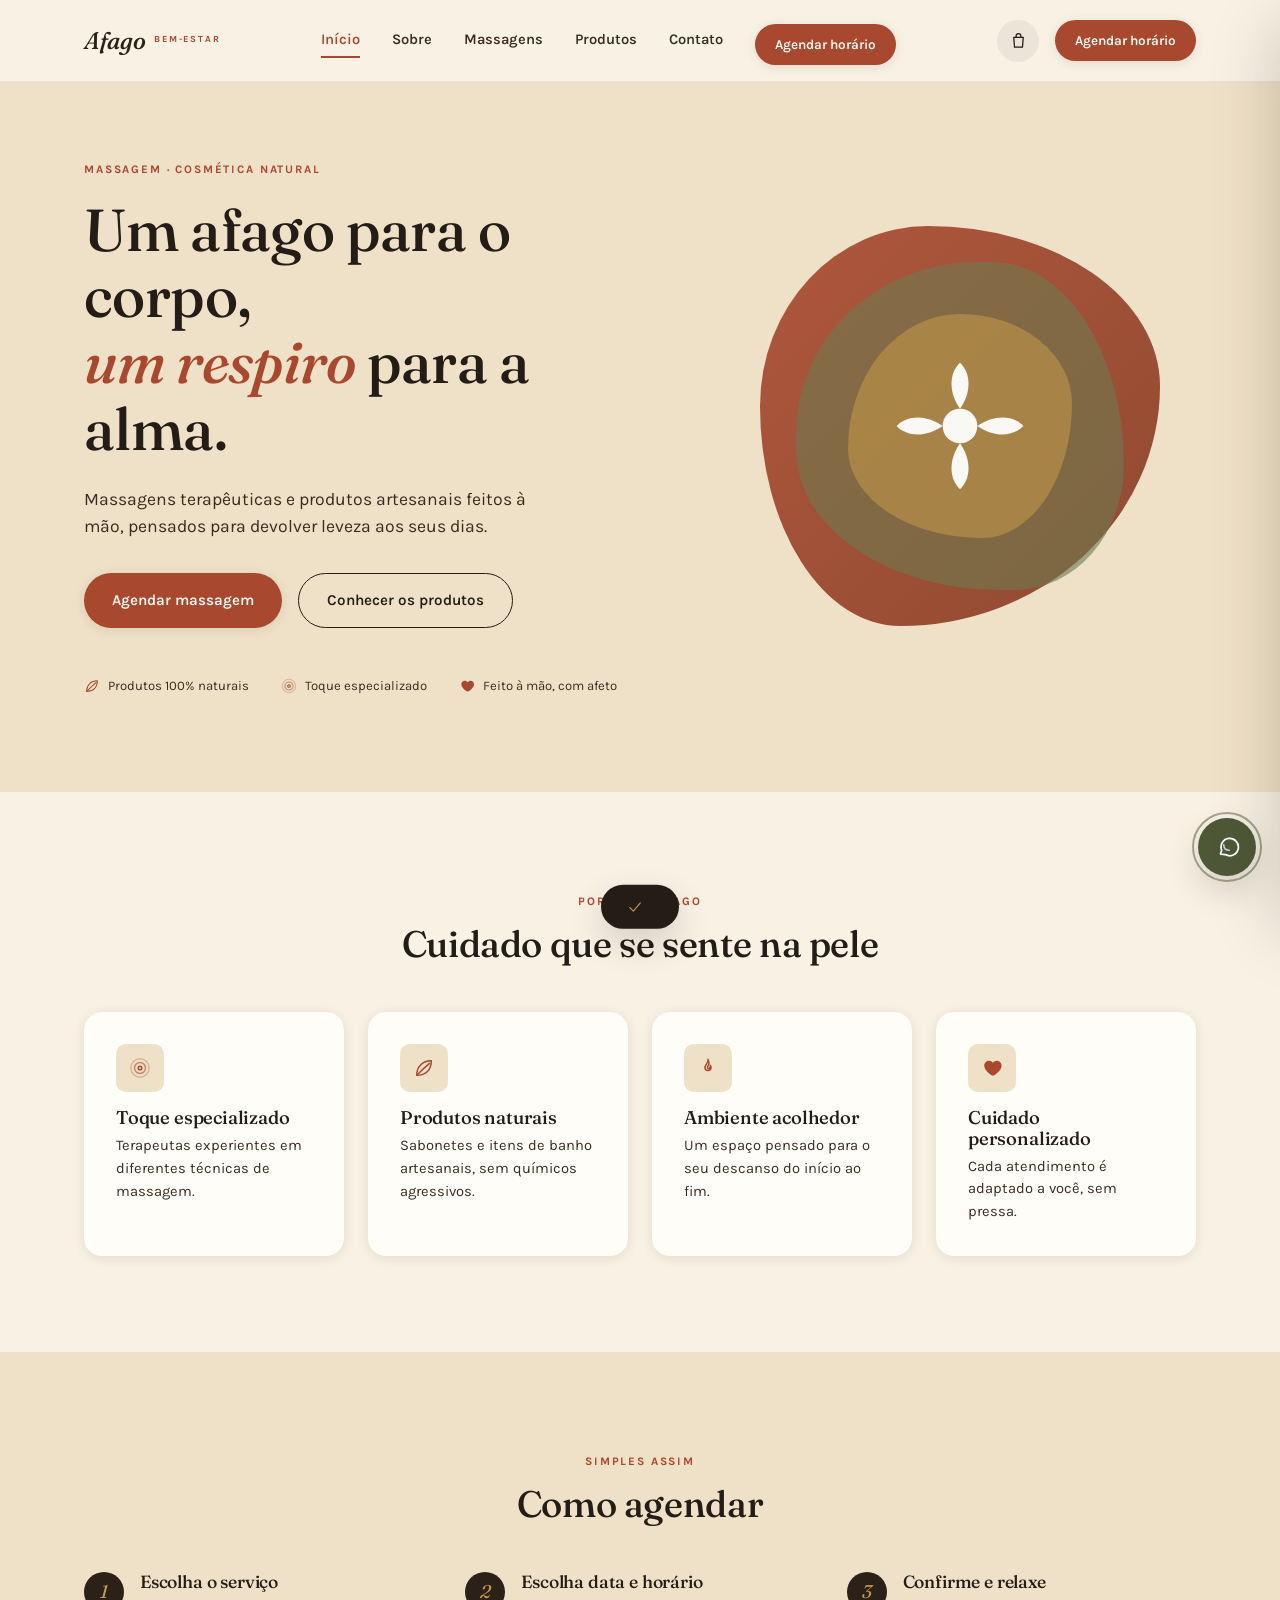
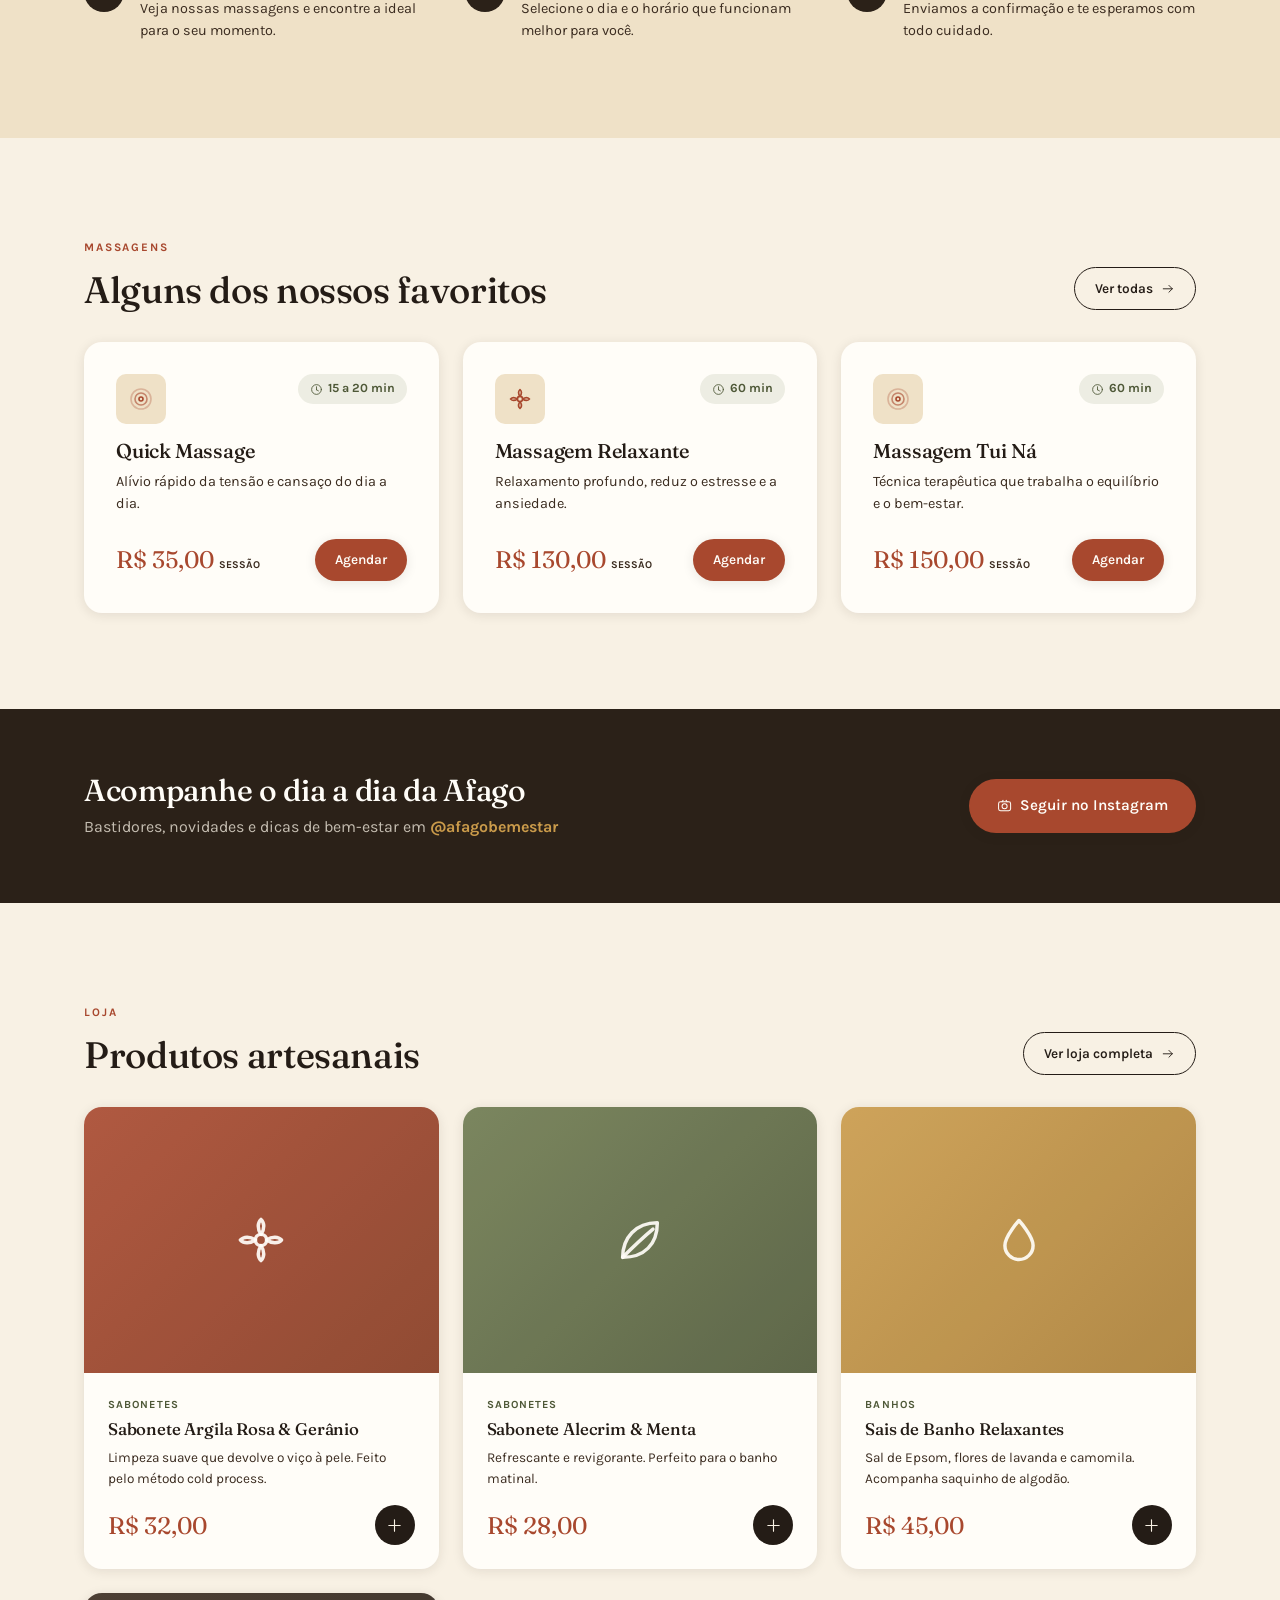
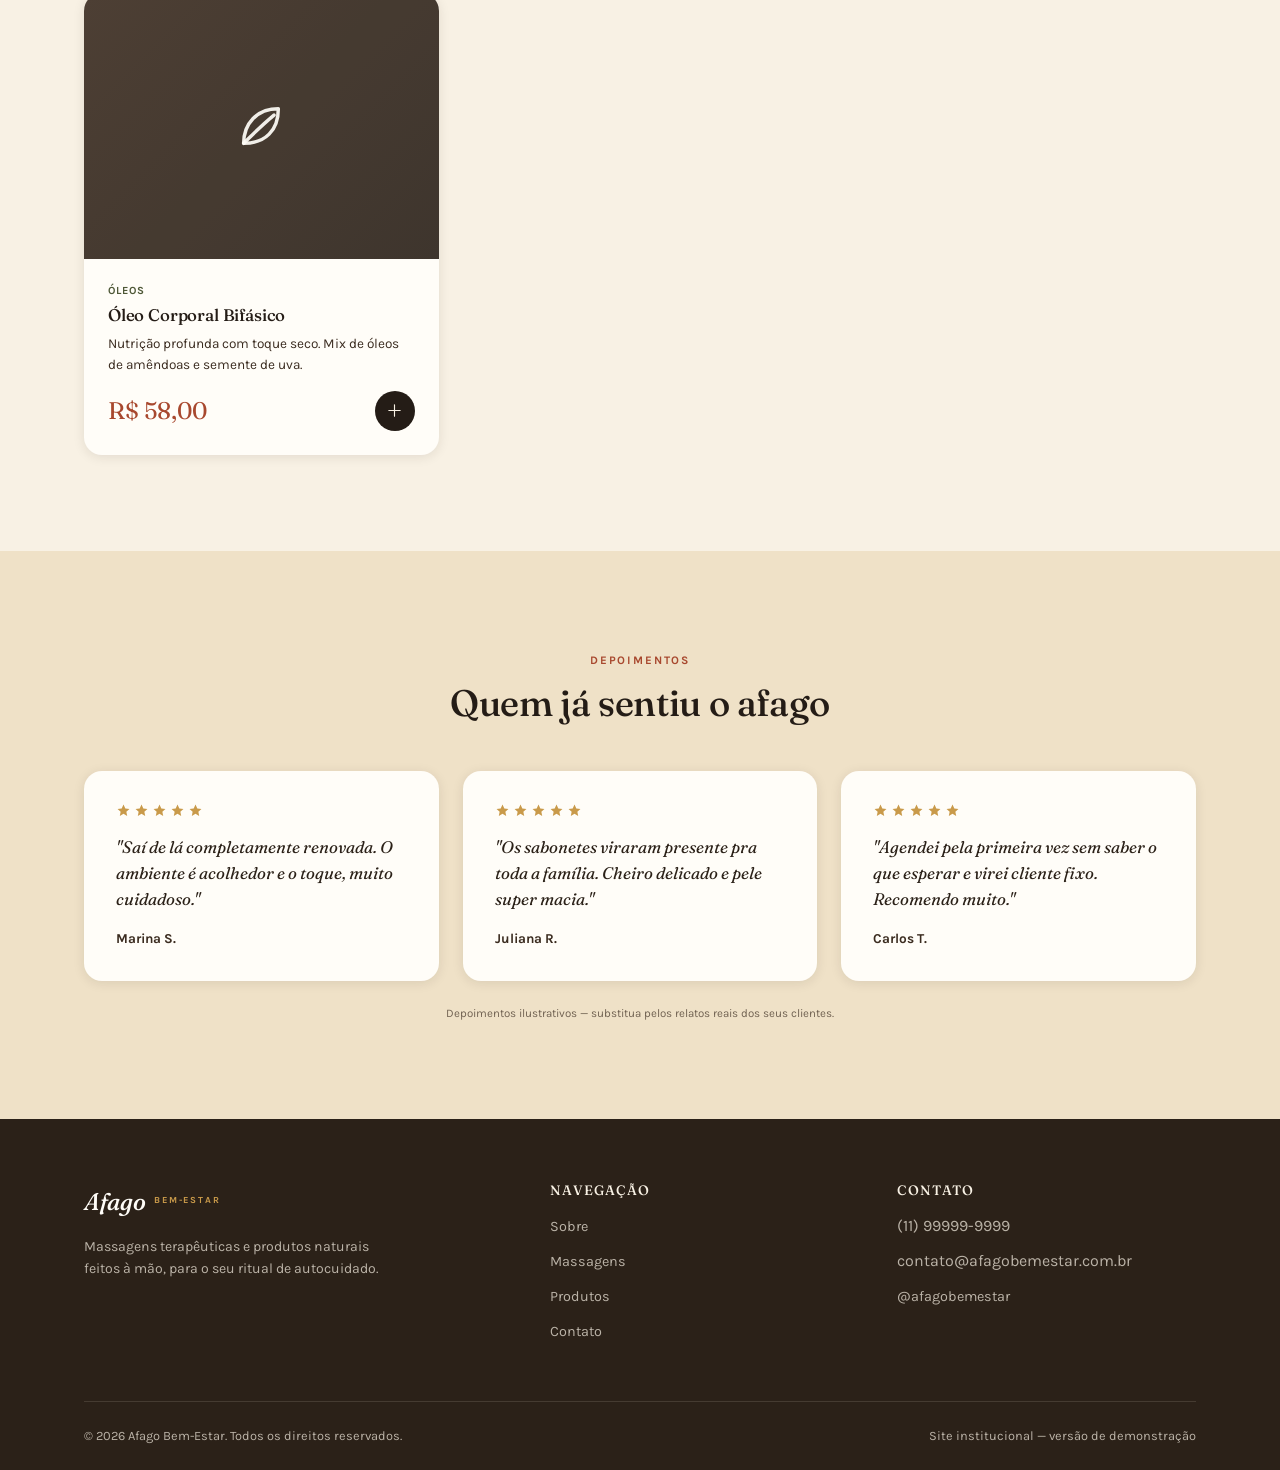
<file: afago-bem-estar.html>
<!DOCTYPE html>
<html lang="pt-BR">
<head>
<meta charset="UTF-8">
<meta name="viewport" content="width=device-width, initial-scale=1.0">
<title>Afago Bem-Estar — Massagens & Produtos Artesanais</title>
<meta name="description" content="Massagens terapêuticas e produtos naturais feitos à mão. Agende sua massagem ou conheça nossa linha de sabonetes artesanais.">
<link rel="preconnect" href="https://fonts.googleapis.com">
<link rel="preconnect" href="https://fonts.gstatic.com" crossorigin>
<link href="https://fonts.googleapis.com/css2?family=Fraunces:ital,opsz,wght@0,9..144,300..600;1,9..144,300..600&family=Karla:wght@400;500;600;700&display=swap" rel="stylesheet">
<link rel="stylesheet" href="style.css">
</head>
<body>

<svg style="display:none" aria-hidden="true">
  <symbol id="icon-leaf" viewBox="0 0 24 24"><path d="M4 20c0-9 6-16 16-16 0 10-6 16-16 16z"/><path d="M4 20c4-4 8-8 14-13"/></symbol>
  <symbol id="icon-flower" viewBox="0 0 24 24"><circle cx="12" cy="12" r="2.6"/><path d="M12 9.4c-1.8-2.6-1.6-5.4 0-6.9 1.6 1.5 1.8 4.3 0 6.9z"/><path d="M14.6 12c2.6-1.8 5.4-1.6 6.9 0-1.5 1.6-4.3 1.8-6.9 0z"/><path d="M12 14.6c1.8 2.6 1.6 5.4 0 6.9-1.6-1.5-1.8-4.3 0-6.9z"/><path d="M9.4 12c-2.6 1.8-5.4 1.6-6.9 0 1.5-1.6 4.3-1.8 6.9 0z"/></symbol>
  <symbol id="icon-droplet" viewBox="0 0 24 24"><path d="M12 3s6.5 7.2 6.5 11.5a6.5 6.5 0 0 1-13 0C5.5 10.2 12 3 12 3z"/></symbol>
  <symbol id="icon-flame" viewBox="0 0 24 24"><path d="M12 2.5c1.2 3.8-3.3 5-3.3 9a3.3 3.3 0 0 0 6.6 0c0-1.6-.8-2.4-.8-2.4s.6 2.4-1 3.2c-1 .5-2.1-.1-2.1-1.2 0-1.6 2.1-2.2 1.6-5.2-.3-1.7-1-2.5-1-3.4z"/></symbol>
  <symbol id="icon-heart" viewBox="0 0 24 24"><path d="M12 20.3S3.5 15.4 3.5 9.4C3.5 6.4 5.8 4 8.7 4c1.8 0 3.3 1 4.3 2.4C14 5 15.5 4 17.3 4c2.9 0 5.2 2.4 5.2 5.4 0 6-8.5 10.9-8.5 10.9z" fill="currentColor" stroke="none"/></symbol>
  <symbol id="icon-touch" viewBox="0 0 24 24"><circle cx="12" cy="12" r="2"/><circle cx="12" cy="12" r="6" opacity=".6"/><circle cx="12" cy="12" r="10" opacity=".3"/></symbol>
  <symbol id="icon-star" viewBox="0 0 24 24"><path d="M12 2.5l2.9 6.2 6.6.7-4.9 4.6 1.3 6.6L12 17.3l-5.9 3.3 1.3-6.6-4.9-4.6 6.6-.7z" fill="currentColor" stroke="none"/></symbol>
  <symbol id="icon-check" viewBox="0 0 24 24"><polyline points="4,13 9.5,18.5 20,6"/></symbol>
  <symbol id="icon-plus" viewBox="0 0 24 24"><line x1="12" y1="4" x2="12" y2="20"/><line x1="4" y1="12" x2="20" y2="12"/></symbol>
  <symbol id="icon-minus" viewBox="0 0 24 24"><line x1="4" y1="12" x2="20" y2="12"/></symbol>
  <symbol id="icon-menu" viewBox="0 0 24 24"><line x1="3" y1="6" x2="21" y2="6"/><line x1="3" y1="12" x2="21" y2="12"/><line x1="3" y1="18" x2="21" y2="18"/></symbol>
  <symbol id="icon-close" viewBox="0 0 24 24"><line x1="5" y1="5" x2="19" y2="19"/><line x1="19" y1="5" x2="5" y2="19"/></symbol>
  <symbol id="icon-chevron" viewBox="0 0 24 24"><polyline points="5,8 12,16 19,8"/></symbol>
  <symbol id="icon-calendar" viewBox="0 0 24 24"><rect x="3" y="4.5" width="18" height="16" rx="2.5"/><line x1="16" y1="2.5" x2="16" y2="6.5"/><line x1="8" y1="2.5" x2="8" y2="6.5"/><line x1="3" y1="9.5" x2="21" y2="9.5"/></symbol>
  <symbol id="icon-clock" viewBox="0 0 24 24"><circle cx="12" cy="12" r="9"/><line x1="12" y1="7" x2="12" y2="12.5"/><line x1="12" y1="12.5" x2="15.5" y2="14.5"/></symbol>
  <symbol id="icon-phone" viewBox="0 0 24 24"><rect x="7" y="2" width="10" height="20" rx="2.2"/><line x1="10" y1="18.3" x2="14" y2="18.3"/></symbol>
  <symbol id="icon-mail" viewBox="0 0 24 24"><rect x="3" y="5.5" width="18" height="13" rx="2"/><polyline points="3.5,6.5 12,13 20.5,6.5"/></symbol>
  <symbol id="icon-pin" viewBox="0 0 24 24"><path d="M12 21.5S5.5 14.6 5.5 9.9a6.5 6.5 0 0 1 13 0c0 4.7-6.5 11.6-6.5 11.6z"/><circle cx="12" cy="9.8" r="2.3"/></symbol>
  <symbol id="icon-bag" viewBox="0 0 24 24"><path d="M6 8h12l-1 12.5H7L6 8z"/><path d="M9 8V6.3a3 3 0 0 1 6 0V8"/></symbol>
  <symbol id="icon-whatsapp" viewBox="0 0 24 24"><path d="M6 18.5l1.1-3.4A8 8 0 1 1 10.5 19l-4.5-.5z"/><path d="M9 10c0 3 2 5 5 5" opacity=".7"/></symbol>
  <symbol id="icon-camera" viewBox="0 0 24 24"><rect x="2.5" y="6" width="19" height="14" rx="3"/><circle cx="12" cy="13" r="4"/><line x1="8" y1="6" x2="9.6" y2="3.7"/><line x1="16" y1="6" x2="14.4" y2="3.7"/></symbol>
  <symbol id="icon-arrow-right" viewBox="0 0 24 24"><line x1="4" y1="12" x2="20" y2="12"/><polyline points="14,6 20,12 14,18"/></symbol>
  <symbol id="icon-trash" viewBox="0 0 24 24"><path d="M4 7h16"/><path d="M9 7V4.5h6V7"/><path d="M6 7l1 13h10l1-13"/></symbol>
  <symbol id="icon-instagram" viewBox="0 0 24 24"><use href="#icon-camera"/></symbol>
</svg>

<header class="nav" id="siteNav">
  <div class="container nav-inner">
    <a href="#" class="logo" data-view-link="inicio">Afago<small>bem-estar</small></a>
    <nav class="nav-links" id="navLinks">
      <a href="#" class="nav-link active" data-view-link="inicio">Início</a>
      <a href="#" class="nav-link" data-view-link="sobre">Sobre</a>
      <a href="#" class="nav-link" data-view-link="massagens">Massagens</a>
      <a href="#" class="nav-link" data-view-link="produtos">Produtos</a>
      <a href="#" class="nav-link" data-view-link="contato">Contato</a>
      <a href="#" class="btn btn-primary btn-sm" style="margin-top:8px" data-view-link="massagens">Agendar horário</a>
    </nav>
    <div class="nav-actions">
      <button class="cart-btn" id="cartOpenBtn" aria-label="Abrir carrinho">
        <svg class="icon"><use href="#icon-bag"/></svg>
        <span class="cart-badge" id="cartBadge" style="display:none">0</span>
      </button>
      <a href="#" class="btn btn-primary btn-sm nav-cta-desktop" data-view-link="massagens">Agendar horário</a>
      <button class="nav-burger" id="navBurger" aria-label="Abrir menu">
        <svg class="icon"><use href="#icon-menu"/></svg>
      </button>
    </div>
  </div>
</header>
<div class="nav-scrim" id="navScrim"></div>

<main>

<section class="view active" id="view-inicio" data-view="inicio">
  <div class="hero">
    <div class="container hero-grid">
      <div>
        <span class="eyebrow">Massagem · Cosmética natural</span>
        <h1>Um afago para o corpo,<br><em>um respiro</em> para a alma.</h1>
        <p class="lead">Massagens terapêuticas e produtos artesanais feitos à mão, pensados para devolver leveza aos seus dias.</p>
        <div class="hero-ctas">
          <a href="#" class="btn btn-primary" data-view-link="massagens">Agendar massagem</a>
          <a href="#" class="btn btn-outline" data-view-link="produtos">Conhecer os produtos</a>
        </div>
        <div class="hero-trust">
          <span class="hero-trust-item"><svg class="icon"><use href="#icon-leaf"/></svg>Produtos 100% naturais</span>
          <span class="hero-trust-item"><svg class="icon"><use href="#icon-touch"/></svg>Toque especializado</span>
          <span class="hero-trust-item"><svg class="icon"><use href="#icon-heart"/></svg>Feito à mão, com afeto</span>
        </div>
      </div>
      <div class="hero-visual">
        <div class="blob blob--1"></div>
        <div class="blob blob--2"></div>
        <div class="blob blob--3"></div>
        <svg class="hero-mark"><use href="#icon-flower"/></svg>
      </div>
    </div>
  </div>

  <div class="section reveal">
    <div class="container">
      <div class="section-head center">
        <span class="eyebrow" style="color:var(--clay)">Por que a afago</span>
        <h2 style="margin-top:10px">Cuidado que se sente na pele</h2>
      </div>
      <div class="diff-grid">
        <div class="diff-card"><div class="icon-wrap"><svg class="icon"><use href="#icon-touch"/></svg></div><h3>Toque especializado</h3><p>Terapeutas experientes em diferentes técnicas de massagem.</p></div>
        <div class="diff-card"><div class="icon-wrap"><svg class="icon"><use href="#icon-leaf"/></svg></div><h3>Produtos naturais</h3><p>Sabonetes e itens de banho artesanais, sem químicos agressivos.</p></div>
        <div class="diff-card"><div class="icon-wrap"><svg class="icon"><use href="#icon-flame"/></svg></div><h3>Ambiente acolhedor</h3><p>Um espaço pensado para o seu descanso do início ao fim.</p></div>
        <div class="diff-card"><div class="icon-wrap"><svg class="icon"><use href="#icon-heart"/></svg></div><h3>Cuidado personalizado</h3><p>Cada atendimento é adaptado a você, sem pressa.</p></div>
      </div>
    </div>
  </div>

  <div class="section section--alt reveal">
    <div class="container">
      <div class="section-head center">
        <span class="eyebrow" style="color:var(--clay)">Simples assim</span>
        <h2 style="margin-top:10px">Como agendar</h2>
      </div>
      <div class="steps">
        <div class="step"><div class="step-num">1</div><h3>Escolha o serviço</h3><p>Veja nossas massagens e encontre a ideal para o seu momento.</p></div>
        <div class="step"><div class="step-num">2</div><h3>Escolha data e horário</h3><p>Selecione o dia e o horário que funcionam melhor para você.</p></div>
        <div class="step"><div class="step-num">3</div><h3>Confirme e relaxe</h3><p>Enviamos a confirmação e te esperamos com todo cuidado.</p></div>
      </div>
    </div>
  </div>

  <div class="section reveal">
    <div class="container">
      <div class="section-head" style="display:flex;align-items:flex-end;justify-content:space-between;flex-wrap:wrap;gap:16px;max-width:none;margin-bottom:var(--sp-6)">
        <div><span class="eyebrow" style="color:var(--clay)">Massagens</span><h2 style="margin-top:10px">Alguns dos nossos favoritos</h2></div>
        <a href="#" class="btn btn-outline btn-sm" data-view-link="massagens">Ver todas <svg class="icon"><use href="#icon-arrow-right"/></svg></a>
      </div>
      <div class="grid-cards" id="massagensPreview"></div>
    </div>
  </div>

  <div class="insta-band reveal">
    <div class="container insta-inner">
      <div class="insta-copy">
        <h2>Acompanhe o dia a dia da Afago</h2>
        <p>Bastidores, novidades e dicas de bem-estar em <span class="insta-handle">@afagobemestar</span></p>
      </div>
      <a href="https://www.instagram.com/afagobemestar/" target="_blank" rel="noopener" class="btn btn-primary">
        <svg class="icon"><use href="#icon-camera"/></svg> Seguir no Instagram
      </a>
    </div>
  </div>

  <div class="section reveal">
    <div class="container">
      <div class="section-head" style="display:flex;align-items:flex-end;justify-content:space-between;flex-wrap:wrap;gap:16px;max-width:none;margin-bottom:var(--sp-6)">
        <div><span class="eyebrow" style="color:var(--clay)">Loja</span><h2 style="margin-top:10px">Produtos artesanais</h2></div>
        <a href="#" class="btn btn-outline btn-sm" data-view-link="produtos">Ver loja completa <svg class="icon"><use href="#icon-arrow-right"/></svg></a>
      </div>
      <div class="grid-cards" id="produtosPreview"></div>
    </div>
  </div>

  <div class="section section--alt reveal">
    <div class="container">
      <div class="section-head center">
        <span class="eyebrow" style="color:var(--clay)">Depoimentos</span>
        <h2 style="margin-top:10px">Quem já sentiu o afago</h2>
      </div>
      <div class="testi-grid">
        <div class="testi-card">
          <div class="stars"><svg class="icon"><use href="#icon-star"/></svg><svg class="icon"><use href="#icon-star"/></svg><svg class="icon"><use href="#icon-star"/></svg><svg class="icon"><use href="#icon-star"/></svg><svg class="icon"><use href="#icon-star"/></svg></div>
          <p>"Saí de lá completamente renovada. O ambiente é acolhedor e o toque, muito cuidadoso."</p>
          <div class="testi-name">Marina S.</div>
        </div>
        <div class="testi-card">
          <div class="stars"><svg class="icon"><use href="#icon-star"/></svg><svg class="icon"><use href="#icon-star"/></svg><svg class="icon"><use href="#icon-star"/></svg><svg class="icon"><use href="#icon-star"/></svg><svg class="icon"><use href="#icon-star"/></svg></div>
          <p>"Os sabonetes viraram presente pra toda a família. Cheiro delicado e pele super macia."</p>
          <div class="testi-name">Juliana R.</div>
        </div>
        <div class="testi-card">
          <div class="stars"><svg class="icon"><use href="#icon-star"/></svg><svg class="icon"><use href="#icon-star"/></svg><svg class="icon"><use href="#icon-star"/></svg><svg class="icon"><use href="#icon-star"/></svg><svg class="icon"><use href="#icon-star"/></svg></div>
          <p>"Agendei pela primeira vez sem saber o que esperar e virei cliente fixo. Recomendo muito."</p>
          <div class="testi-name">Carlos T.</div>
        </div>
      </div>
      <p class="testi-disclaimer">Depoimentos ilustrativos — substitua pelos relatos reais dos seus clientes.</p>
    </div>
  </div>

</section>

<section class="view" id="view-sobre" data-view="sobre">
  <div class="section section--first">
    <div class="container">
      <div class="about-grid">
        <div>
          <span class="eyebrow" style="color:var(--clay)">Nossa história</span>
          <h2>Afago nasceu de um gesto simples: parar e cuidar.</h2>
          <p>A Afago Bem-Estar surgiu do desejo de oferecer momentos de pausa em meio à rotina acelerada. Unimos técnicas de massagem terapêutica a uma linha própria de sabonetes e produtos de banho, feitos à mão, com ingredientes naturais.</p>
          <p>Cada detalhe — do óleo essencial escolhido até a textura de cada sabonete — é pensado para transformar o autocuidado em ritual. Acreditamos que bem-estar não é luxo, é necessidade.</p>
          <p>Nossa equipe é formada por terapeutas experientes, apaixonados por proporcionar experiências únicas de relaxamento e cuidado.</p>
        </div>
        <div class="values-grid">
          <div class="value-chip"><div class="icon-wrap"><svg class="icon"><use href="#icon-leaf"/></svg></div><h4>Natural</h4><p>Ingredientes de origem vegetal, sem químicos agressivos.</p></div>
          <div class="value-chip"><div class="icon-wrap"><svg class="icon"><use href="#icon-flower"/></svg></div><h4>Artesanal</h4><p>Produção em pequenos lotes, com atenção a cada detalhe.</p></div>
          <div class="value-chip"><div class="icon-wrap"><svg class="icon"><use href="#icon-heart"/></svg></div><h4>Acolhedor</h4><p>Um espaço para você desacelerar sem pressa.</p></div>
          <div class="value-chip"><div class="icon-wrap"><svg class="icon"><use href="#icon-touch"/></svg></div><h4>Presente</h4><p>Atenção total durante cada atendimento.</p></div>
        </div>
      </div>
    </div>
  </div>
</section>

<section class="view" id="view-massagens" data-view="massagens">
  <div class="section section--first">
    <div class="container">
      <div class="section-head">
        <span class="eyebrow" style="color:var(--clay)">Massagens</span>
        <h2 style="margin-top:10px">Encontre o cuidado ideal para você</h2>
        <p>Todas as sessões incluem ambiente climatizado, música e óleos naturais. Escolha por categoria ou veja todas as opções.</p>
      </div>
      <div class="filter-row" id="massagensFilters" data-target="massagens"></div>
      <div class="grid-cards" id="massagensGrid"></div>
    </div>
  </div>
</section>

<section class="view" id="view-produtos" data-view="produtos">
  <div class="section section--first">
    <div class="container">
      <div class="section-head">
        <span class="eyebrow" style="color:var(--clay)">Loja</span>
        <h2 style="margin-top:10px">Sabonetes e produtos artesanais</h2>
        <p>Feitos à mão, em pequenos lotes. Adicione ao carrinho e finalize seu pedido por WhatsApp.</p>
      </div>
      <div class="filter-row" id="produtosFilters" data-target="produtos"></div>
      <div class="grid-cards" id="produtosGrid"></div>
    </div>
  </div>
</section>

<section class="view" id="view-contato" data-view="contato">
  <div class="section section--first">
    <div class="container">
      <div class="section-head">
        <span class="eyebrow" style="color:var(--clay)">Contato</span>
        <h2 style="margin-top:10px">Fale com a gente</h2>
      </div>
      <div class="contact-grid">
        <div class="contact-info-card">
          <h3>Informações</h3>
          <div class="contact-row">
            <div class="icon-wrap"><svg class="icon"><use href="#icon-pin"/></svg></div>
            <div><strong>Endereço</strong><span>Av. Exemplo, 123 — Bairro, Cidade/UF<span class="placeholder-tag">atualizar</span></span></div>
          </div>
          <div class="contact-row">
            <div class="icon-wrap"><svg class="icon"><use href="#icon-phone"/></svg></div>
            <div><strong>WhatsApp</strong><span>(11) 99999-9999<span class="placeholder-tag">atualizar</span></span></div>
          </div>
          <div class="contact-row">
            <div class="icon-wrap"><svg class="icon"><use href="#icon-mail"/></svg></div>
            <div><strong>E-mail</strong><span>contato@afagobemestar.com.br<span class="placeholder-tag">atualizar</span></span></div>
          </div>
          <div class="contact-row">
            <div class="icon-wrap"><svg class="icon"><use href="#icon-clock"/></svg></div>
            <div><strong>Horário</strong><span>Seg a Sáb · 9h às 19h<span class="placeholder-tag">atualizar</span></span></div>
          </div>
          <div class="contact-socials">
            <a class="social-btn" href="https://www.instagram.com/afagobemestar/" target="_blank" rel="noopener" aria-label="Instagram"><svg class="icon"><use href="#icon-camera"/></svg></a>
            <a class="social-btn" id="whatsappContactLink" href="#" target="_blank" rel="noopener" aria-label="WhatsApp"><svg class="icon"><use href="#icon-whatsapp"/></svg></a>
          </div>
        </div>

        <div class="form-card">
          <form id="contactForm">
            <div class="form-row"><label for="cName">Nome</label><input id="cName" type="text" required placeholder="Seu nome"></div>
            <div class="form-grid-2">
              <div class="form-row"><label for="cEmail">E-mail</label><input id="cEmail" type="email" required placeholder="voce@email.com"></div>
              <div class="form-row"><label for="cPhone">Telefone</label><input id="cPhone" type="tel" required placeholder="(11) 90000-0000"></div>
            </div>
            <div class="form-row"><label for="cMsg">Mensagem</label><textarea id="cMsg" rows="4" required placeholder="Como podemos ajudar?"></textarea></div>
            <button type="submit" class="btn btn-primary btn-block">Enviar mensagem</button>
          </form>
          <div class="form-success" id="contactSuccess">
            <div class="icon-wrap"><svg class="icon"><use href="#icon-check"/></svg></div>
            <h3>Mensagem enviada!</h3>
            <p>Obrigado pelo contato. Responderemos em breve.</p>
          </div>
        </div>
      </div>
    </div>
  </div>
</section>

</main>

<footer class="footer">
  <div class="container">
    <div class="footer-grid">
      <div>
        <a href="#" class="logo" data-view-link="inicio">Afago<small style="color:var(--honey)">bem-estar</small></a>
        <p class="footer-about">Massagens terapêuticas e produtos naturais feitos à mão, para o seu ritual de autocuidado.</p>
      </div>
      <div>
        <h4>Navegação</h4>
        <ul class="footer-links">
          <li><a href="#" data-view-link="sobre">Sobre</a></li>
          <li><a href="#" data-view-link="massagens">Massagens</a></li>
          <li><a href="#" data-view-link="produtos">Produtos</a></li>
          <li><a href="#" data-view-link="contato">Contato</a></li>
        </ul>
      </div>
      <div>
        <h4>Contato</h4>
        <ul class="footer-links">
          <li>(11) 99999-9999</li>
          <li>contato@afagobemestar.com.br</li>
          <li><a href="https://www.instagram.com/afagobemestar/" target="_blank" rel="noopener">@afagobemestar</a></li>
        </ul>
      </div>
    </div>
    <div class="footer-bottom">
      <span>© 2026 Afago Bem-Estar. Todos os direitos reservados.</span>
      <span>Site institucional — versão de demonstração</span>
    </div>
  </div>
</footer>

<div class="overlay-bg" id="bookingOverlay"></div>
<div class="modal" id="bookingModal" role="dialog" aria-modal="true" aria-labelledby="bookingTitle">
  <button class="modal-close" id="bookingCloseBtn" aria-label="Fechar"><svg class="icon"><use href="#icon-close"/></svg></button>
  <div id="bookingFormWrap">
    <h3 id="bookingTitle">Agendar massagem</h3>
    <p class="modal-sub">Preencha os dados abaixo. Confirmaremos seu horário em seguida.</p>
    <form id="bookingForm">
      <div class="form-row">
        <label for="bService">Serviço</label>
        <select id="bService" required></select>
      </div>
      <div class="form-grid-2">
        <div class="form-row"><label for="bDate">Data</label><input id="bDate" type="date" required></div>
        <div class="form-row"><label for="bTime">Horário</label><select id="bTime" required></select></div>
      </div>
      <div class="form-row"><label for="bName">Nome completo</label><input id="bName" type="text" required placeholder="Seu nome"></div>
      <div class="form-row"><label for="bPhone">WhatsApp</label><input id="bPhone" type="tel" required placeholder="(11) 90000-0000"></div>
      <div class="form-row"><label for="bNotes">Observações (opcional)</label><textarea id="bNotes" rows="2" placeholder="Alguma preferência ou observação?"></textarea></div>
      <button type="submit" class="btn btn-primary btn-block">Confirmar agendamento</button>
    </form>
  </div>
  <div class="form-success" id="bookingSuccess">
    <div class="icon-wrap"><svg class="icon"><use href="#icon-check"/></svg></div>
    <h3>Solicitação enviada!</h3>
    <p id="bookingSuccessText">Entraremos em contato para confirmar seu horário.</p>
    <div style="margin-top:var(--sp-5);display:flex;gap:10px;justify-content:center;flex-wrap:wrap">
      <a href="#" id="bookingWhatsappLink" target="_blank" rel="noopener" class="btn btn-primary btn-sm"><svg class="icon"><use href="#icon-whatsapp"/></svg> Falar no WhatsApp</a>
      <button class="btn btn-outline btn-sm" id="bookingDoneBtn">Fechar</button>
    </div>
  </div>
</div>

<div class="overlay-bg" id="cartOverlay"></div>
<div class="drawer" id="cartDrawer" role="dialog" aria-modal="true" aria-label="Carrinho de compras">
  <div class="drawer-head">
    <h3>Seu carrinho</h3>
    <button class="modal-close" id="cartCloseBtn" aria-label="Fechar carrinho"><svg class="icon"><use href="#icon-close"/></svg></button>
  </div>
  <div class="drawer-body" id="cartBody"></div>
  <div class="drawer-foot" id="cartFoot"></div>
</div>

<a href="#" id="whatsappFloat" target="_blank" rel="noopener" class="whatsapp-float" aria-label="Falar no WhatsApp">
  <svg class="icon"><use href="#icon-whatsapp"/></svg>
</a>

<div class="toast" id="toast"><svg class="icon"><use href="#icon-check"/></svg><span id="toastText"></span></div>

<script src="script.js"></script>
</body>
</html>
</file>
<file: style.css>
:root{
  --ink:#241C16;
  --espresso:#2B2118;
  --espresso-2:#3B2C20;
  --linen:#F8F1E4;
  --linen-2:#EFE1C7;
  --clay:#A8482E;
  --clay-deep:#85391F;
  --moss:#6E7A4F;
  --moss-deep:#4E5837;
  --honey:#C99A4A;
  --white:#FFFDF8;

  --font-display:'Fraunces', serif;
  --font-body:'Karla', sans-serif;

  --sp-1:4px; --sp-2:8px; --sp-3:12px; --sp-4:16px; --sp-5:24px; --sp-6:32px; --sp-7:48px; --sp-8:64px; --sp-9:96px;
  --radius-sm:10px; --radius-md:18px; --radius-lg:30px; --radius-pill:999px;
  --shadow-sm:0 2px 12px rgba(43,33,24,.10);
  --shadow-md:0 14px 34px rgba(43,33,24,.16);
  --shadow-lg:0 26px 64px rgba(43,33,24,.22);
  --container:1160px;
  --ease:cubic-bezier(.4,0,.2,1);
}

*,*::before,*::after{box-sizing:border-box;margin:0;padding:0;}
html{scroll-behavior:smooth;scroll-padding-top:calc(var(--sp-9) + 20px);}
body{
  font-family:var(--font-body);
  color:var(--ink);
  background:var(--linen);
  line-height:1.55;
  -webkit-font-smoothing:antialiased;
  overflow-x:hidden;
}
img,svg{display:block;max-width:100%;}
a{color:inherit;text-decoration:none;}
button{font:inherit;cursor:pointer;border:none;background:none;color:inherit;}
ul{list-style:none;}
input,select,textarea{font:inherit;color:inherit;}
h1,h2,h3,h4{font-family:var(--font-display);font-weight:500;line-height:1.12;letter-spacing:-.01em;}
.icon{width:1em;height:1em;stroke:currentColor;fill:none;stroke-width:1.6;stroke-linecap:round;stroke-linejoin:round;flex-shrink:0;}
.icon--fill{fill:currentColor;stroke:none;}
:focus-visible{outline:3px solid var(--honey);outline-offset:3px;border-radius:4px;transition:outline-offset .2s var(--ease);}
.container{max-width:var(--container);margin:0 auto;padding:0 var(--sp-5);}
.sr-only{position:absolute;width:1px;height:1px;overflow:hidden;clip:rect(0,0,0,0);white-space:nowrap;}

@media(prefers-reduced-motion:reduce){
  *{animation-duration:.01ms !important;animation-iteration-count:1 !important;transition-duration:.01ms !important;scroll-behavior:auto !important;}
}

.eyebrow{
  font-family:var(--font-body);font-weight:700;font-size:.72rem;letter-spacing:.16em;text-transform:uppercase;
  display:inline-flex;align-items:center;gap:var(--sp-2);
}
.section-head{max-width:640px;margin-bottom:var(--sp-7);}
.section-head p{margin-top:var(--sp-3);font-size:1.05rem;color:var(--espresso-2);}
.section-head.center{margin-inline:auto;text-align:center;}

.btn{
  display:inline-flex;align-items:center;justify-content:center;gap:var(--sp-2);
  padding:15px 28px;border-radius:var(--radius-pill);font-weight:600;font-size:.95rem;
  transition:transform .25s var(--ease),box-shadow .25s var(--ease),background .25s var(--ease),color .25s var(--ease),border-color .25s var(--ease);
  white-space:nowrap;
}
.btn:focus-visible{border-radius:var(--radius-pill);}
.btn:active{transform:scale(.97);}
.btn-primary{background:var(--clay);color:var(--white);box-shadow:var(--shadow-sm);}
.btn-primary:hover{background:var(--clay-deep);box-shadow:var(--shadow-md);transform:translateY(-2px);}
.btn-outline{border:1.5px solid var(--ink);color:var(--ink);}
.btn-outline:hover{background:var(--ink);color:var(--linen);}
.btn-ghost-dark{border:1.5px solid rgba(248,241,228,.4);color:var(--linen);}
.btn-ghost-dark:hover{background:rgba(248,241,228,.12);border-color:var(--linen);}
.btn-sm{padding:10px 20px;font-size:.85rem;}
.btn-block{width:100%;}
.btn[disabled]{opacity:.55;cursor:not-allowed;}

.nav{
  position:fixed;top:0;left:0;right:0;z-index:1000;
  padding:var(--sp-4) 0;
  background-color:#F8F1E4;
  border-bottom:1px solid rgba(36,28,22,.08);
  isolation:isolate;
  transform:translateZ(0);
  transition:box-shadow .3s var(--ease),padding .3s var(--ease);
}
.nav::before{
  content:"";
  position:absolute;inset:0;z-index:-1;
  background:#F8F1E4;
}
.nav-inner{position:relative;z-index:1;display:flex;align-items:center;justify-content:space-between;gap:var(--sp-5);}
.nav.is-scrolled{box-shadow:var(--shadow-sm);padding:var(--sp-3) 0;}
.logo{font-family:var(--font-display);font-style:italic;font-weight:500;font-size:1.5rem;color:var(--espresso);display:flex;align-items:center;gap:8px;}
.logo small{display:block;font-family:var(--font-body);font-style:normal;font-weight:700;font-size:.58rem;letter-spacing:.2em;text-transform:uppercase;color:var(--clay);margin-top:-2px;}
.nav-links{display:flex;align-items:center;gap:var(--sp-6);}
.nav-link{font-weight:600;font-size:.92rem;color:var(--espresso-2);position:relative;padding:4px 0;}
.nav-link::after{content:"";position:absolute;left:0;bottom:-2px;width:0;height:2px;background:var(--clay);transition:width .25s var(--ease);}
.nav-link.active,.nav-link:hover{color:var(--clay);}
.nav-link.active::after{width:100%;}
.nav-actions{display:flex;align-items:center;gap:var(--sp-4);}
.cart-btn{position:relative;width:42px;height:42px;display:flex;align-items:center;justify-content:center;border-radius:var(--radius-pill);background:rgba(36,28,22,.06);}
.cart-btn:hover{background:rgba(36,28,22,.12);}
.cart-btn .icon{width:19px;height:19px;}
.cart-badge{
  position:absolute;top:-4px;right:-4px;background:var(--clay);color:var(--white);
  font-size:.65rem;font-weight:700;min-width:18px;height:18px;border-radius:99px;
  display:flex;align-items:center;justify-content:center;padding:0 4px;
}
.nav-burger{display:none;width:42px;height:42px;align-items:center;justify-content:center;border-radius:var(--radius-pill);background:rgba(36,28,22,.06);}

@media(max-width:900px){
  .nav-links{
    position:fixed;top:0;right:0;height:100vh;width:min(320px,80vw);
    background:var(--linen);flex-direction:column;align-items:flex-start;justify-content:flex-start;
    padding:calc(var(--sp-8) + 20px) var(--sp-6) var(--sp-6);gap:var(--sp-5);
    box-shadow:var(--shadow-lg);transform:translateX(100%);transition:transform .35s var(--ease);
  }
  .nav-links.is-open{transform:translateX(0);}
  .nav-link{font-size:1.1rem;}
  .nav-burger{display:flex;}
  .nav-cta-desktop{display:none;}
}

.nav-scrim{position:fixed;inset:0;background:rgba(36,28,22,.45);z-index:190;opacity:0;pointer-events:none;transition:opacity .3s var(--ease);}
.nav-scrim.is-open{opacity:1;pointer-events:auto;}

.view{display:none;}
.view.active{display:block;animation:fadeIn .5s var(--ease);}
@keyframes fadeIn{from{opacity:0;transform:translateY(8px);}to{opacity:1;transform:translateY(0);}}

.section{padding:var(--sp-9) 0;}
.section--tight{padding:var(--sp-7) 0;}
.section--dark{background:var(--espresso);color:var(--linen);}
.section--alt{background:var(--linen-2);}
.section--first{padding-top:calc(var(--sp-9) + 40px);}

.hero{background:var(--linen-2);color:var(--ink);position:relative;overflow:hidden;padding:calc(var(--sp-9) + 60px) 0 var(--sp-9);}
.hero-grid{display:grid;grid-template-columns:1.1fr .9fr;gap:var(--sp-8);align-items:center;}
.hero .eyebrow{color:var(--clay);}
.hero h1{font-size:clamp(2.4rem,5vw,3.7rem);margin:var(--sp-4) 0 var(--sp-5);color:var(--ink);}
.hero h1 em{font-style:italic;color:var(--clay);}
.hero p.lead{font-size:1.1rem;color:var(--espresso-2);max-width:480px;margin-bottom:var(--sp-6);}
.hero-ctas{display:flex;gap:var(--sp-4);flex-wrap:wrap;margin-bottom:var(--sp-7);}
.hero-trust{display:flex;gap:var(--sp-6);flex-wrap:wrap;}
.hero-trust-item{display:flex;align-items:center;gap:8px;font-size:.82rem;color:var(--espresso-2);}
.hero-trust-item .icon{color:var(--clay);width:16px;height:16px;}

.hero-visual{position:relative;width:100%;max-width:400px;aspect-ratio:1;margin:0 auto;}
.blob{position:absolute;inset:0;animation:breathe 8s ease-in-out infinite;}
.blob--1{background:linear-gradient(135deg,var(--clay),var(--clay-deep));opacity:.9;border-radius:42% 58% 65% 35%/45% 40% 60% 55%;}
.blob--2{background:var(--moss);opacity:.6;inset:9%;animation-delay:-2.6s;border-radius:58% 42% 35% 65%/55% 65% 40% 45%;}
.blob--3{background:var(--honey);opacity:.55;inset:22%;animation-delay:-5.2s;border-radius:50% 50% 40% 60%/60% 40% 60% 40%;}
.hero-mark{position:absolute;inset:0;margin:auto;width:70px;height:70px;color:var(--linen);opacity:.92;}
@keyframes breathe{0%,100%{transform:scale(1) rotate(0deg);}50%{transform:scale(1.055) rotate(3deg);}}

@media(max-width:900px){
  .hero-grid{grid-template-columns:1fr;text-align:center;}
  .hero p.lead{margin-inline:auto;}
  .hero-ctas,.hero-trust{justify-content:center;}
  .hero-visual{max-width:280px;margin-top:var(--sp-6);}
}

.diff-grid{display:grid;grid-template-columns:repeat(auto-fit,minmax(230px,1fr));gap:var(--sp-5);}
.diff-card{background:var(--white);border-radius:var(--radius-md);padding:var(--sp-6);box-shadow:var(--shadow-sm);transition:transform .3s var(--ease),box-shadow .3s var(--ease);}
.diff-card:hover{transform:translateY(-4px);box-shadow:var(--shadow-md);}
.diff-card .icon-wrap{width:48px;height:48px;border-radius:var(--radius-sm);background:var(--linen-2);display:flex;align-items:center;justify-content:center;color:var(--clay);margin-bottom:var(--sp-4);}
.diff-card .icon-wrap .icon{width:22px;height:22px;}
.diff-card h3{font-size:1.15rem;margin-bottom:6px;}
.diff-card p{font-size:.92rem;color:var(--espresso-2);}

.steps{display:grid;grid-template-columns:repeat(3,1fr);gap:var(--sp-6);counter-reset:step;}
.step{position:relative;padding-left:56px;}
.step-num{position:absolute;left:0;top:0;width:40px;height:40px;border-radius:50%;background:var(--espresso);color:var(--honey);font-family:var(--font-display);font-style:italic;display:flex;align-items:center;justify-content:center;font-size:1.15rem;}
.step h3{font-size:1.1rem;margin-bottom:6px;}
.step p{font-size:.9rem;color:var(--espresso-2);}
@media(max-width:800px){.steps{grid-template-columns:1fr;gap:var(--sp-5);}}

.filter-row{display:flex;gap:var(--sp-3);flex-wrap:wrap;margin-bottom:var(--sp-6);}
.chip{padding:9px 20px;border-radius:var(--radius-pill);border:1.5px solid rgba(36,28,22,.16);font-size:.85rem;font-weight:600;color:var(--espresso-2);transition:.25s var(--ease);}
.chip:hover{border-color:var(--clay);color:var(--clay);}
.chip.is-active{background:var(--ink);border-color:var(--ink);color:var(--linen);}

.grid-cards{display:grid;grid-template-columns:repeat(auto-fit,minmax(270px,1fr));gap:var(--sp-5);}

.card-massagem{background:var(--white);border-radius:var(--radius-md);padding:var(--sp-6);box-shadow:var(--shadow-sm);display:flex;flex-direction:column;transition:transform .3s var(--ease),box-shadow .3s var(--ease);}
.card-massagem:hover{transform:translateY(-5px);box-shadow:var(--shadow-md);}
.card-top{display:flex;justify-content:space-between;align-items:flex-start;margin-bottom:var(--sp-4);}
.card-icon{width:50px;height:50px;border-radius:var(--radius-sm);background:var(--linen-2);display:flex;align-items:center;justify-content:center;color:var(--clay);}
.card-icon .icon{width:24px;height:24px;}
.duration-tag{display:flex;align-items:center;gap:5px;font-size:.78rem;font-weight:700;color:var(--moss-deep);background:rgba(110,122,79,.12);padding:5px 12px;border-radius:var(--radius-pill);}
.duration-tag .icon{width:13px;height:13px;}
.card-massagem h3{font-size:1.25rem;margin-bottom:8px;}
.card-massagem p{font-size:.9rem;color:var(--espresso-2);flex-grow:1;margin-bottom:var(--sp-5);}
.card-bottom{display:flex;align-items:center;justify-content:space-between;gap:var(--sp-3);}
.price{font-family:var(--font-display);font-size:1.5rem;color:var(--clay);}
.price small{font-family:var(--font-body);font-size:.65rem;font-weight:700;color:var(--espresso-2);text-transform:uppercase;}

.card-produto{background:var(--white);border-radius:var(--radius-md);overflow:hidden;box-shadow:var(--shadow-sm);display:flex;flex-direction:column;transition:transform .4s var(--ease),box-shadow .4s var(--ease);}
.card-produto:hover{transform:translateY(-6px);box-shadow:var(--shadow-lg);}
.produto-media{aspect-ratio:4/3;display:flex;align-items:center;justify-content:center;position:relative;overflow:hidden;}
.produto-media .icon{width:52px;height:52px;color:rgba(255,253,248,.92);position:relative;z-index:2;}
.produto-media::before{content:"";position:absolute;inset:-30%;opacity:.55;border-radius:44% 56% 60% 40%/50% 45% 55% 50%;background:rgba(255,255,255,.16);}
.produto-media img{position:absolute;inset:0;width:100%;height:100%;object-fit:cover;z-index:3;transition:transform .5s var(--ease);}
.produto-media.has-photo::before,
.produto-media.has-photo .icon,
.produto-media:has(img)::before,
.produto-media:has(img) .icon{display:none;}
.card-produto:hover .produto-media img{transform:scale(1.05);}
.produto-body{padding:var(--sp-5);display:flex;flex-direction:column;flex-grow:1;}
.produto-cat{font-size:.68rem;font-weight:700;letter-spacing:.1em;text-transform:uppercase;color:var(--moss-deep);margin-bottom:6px;}
.card-produto h3{font-size:1.05rem;margin-bottom:8px;}
.card-produto p{font-size:.85rem;color:var(--espresso-2);flex-grow:1;margin-bottom:var(--sp-4);}
.produto-footer{display:flex;align-items:center;justify-content:space-between;gap:var(--sp-3);}
.qty-stepper{display:flex;align-items:center;border:1.5px solid rgba(36,28,22,.16);border-radius:var(--radius-pill);}
.qty-stepper button{width:30px;height:30px;display:flex;align-items:center;justify-content:center;color:var(--espresso);}
.qty-stepper button:hover{color:var(--clay);}
.qty-stepper .icon{width:13px;height:13px;}
.qty-stepper span{min-width:20px;text-align:center;font-weight:700;font-size:.85rem;}
.add-btn{width:40px;height:40px;border-radius:50%;background:var(--ink);color:var(--linen);display:flex;align-items:center;justify-content:center;transition:.25s var(--ease);flex-shrink:0;}
.add-btn:hover{background:var(--clay);transform:scale(1.06);}
.add-btn .icon{width:17px;height:17px;}

.bg-clay{background:linear-gradient(135deg,var(--clay),var(--clay-deep));}
.bg-moss{background:linear-gradient(135deg,var(--moss),var(--moss-deep));}
.bg-honey{background:linear-gradient(135deg,var(--honey),#a97d34);}
.bg-espresso{background:linear-gradient(135deg,var(--espresso-2),var(--espresso));}

.insta-band{background:var(--espresso);color:var(--linen);padding:var(--sp-8) 0;}
.insta-inner{display:flex;align-items:center;justify-content:space-between;gap:var(--sp-6);flex-wrap:wrap;}
.insta-copy h2{font-size:1.9rem;color:var(--white);margin-bottom:8px;}
.insta-copy p{color:rgba(248,241,228,.75);}
.insta-handle{color:var(--honey);font-weight:700;}

.testi-grid{display:grid;grid-template-columns:repeat(auto-fit,minmax(280px,1fr));gap:var(--sp-5);}
.testi-card{background:var(--white);border-radius:var(--radius-md);padding:var(--sp-6);box-shadow:var(--shadow-sm);}
.stars{display:flex;gap:3px;color:var(--honey);margin-bottom:var(--sp-4);}
.stars .icon{width:15px;height:15px;}
.testi-card p{font-style:italic;font-family:var(--font-display);font-size:1.05rem;color:var(--espresso);margin-bottom:var(--sp-4);}
.testi-name{font-size:.85rem;font-weight:700;color:var(--espresso-2);}
.testi-disclaimer{margin-top:var(--sp-5);font-size:.72rem;color:var(--espresso-2);opacity:.7;text-align:center;}

.about-grid{display:grid;grid-template-columns:1fr 1fr;gap:var(--sp-8);align-items:start;}
.about-grid h2{font-size:2.1rem;margin-bottom:var(--sp-5);}
.about-grid p + p{margin-top:var(--sp-4);}
.about-grid p{color:var(--espresso-2);}
.values-grid{display:grid;grid-template-columns:1fr 1fr;gap:var(--sp-4);}
.value-chip{background:var(--white);border-radius:var(--radius-md);padding:var(--sp-5);box-shadow:var(--shadow-sm);}
.value-chip .icon-wrap{width:40px;height:40px;border-radius:var(--radius-sm);background:var(--linen-2);color:var(--clay);display:flex;align-items:center;justify-content:center;margin-bottom:var(--sp-3);}
.value-chip .icon-wrap .icon{width:19px;height:19px;}
.value-chip h4{font-size:.98rem;margin-bottom:4px;}
.value-chip p{font-size:.82rem;color:var(--espresso-2);}
@media(max-width:800px){.about-grid{grid-template-columns:1fr;}}

.contact-grid{display:grid;grid-template-columns:.9fr 1.1fr;gap:var(--sp-8);}
.contact-info-card{background:var(--espresso);color:var(--linen);border-radius:var(--radius-lg);padding:var(--sp-7);}
.contact-info-card h3{color:var(--white);font-size:1.5rem;margin-bottom:var(--sp-5);}
.contact-row{display:flex;gap:var(--sp-4);align-items:flex-start;margin-bottom:var(--sp-5);}
.contact-row .icon-wrap{width:38px;height:38px;border-radius:var(--radius-sm);background:rgba(248,241,228,.1);color:var(--honey);display:flex;align-items:center;justify-content:center;flex-shrink:0;}
.contact-row .icon-wrap .icon{width:17px;height:17px;}
.contact-row strong{display:block;font-size:.95rem;margin-bottom:2px;}
.contact-row span,.contact-row a{font-size:.87rem;color:rgba(248,241,228,.75);}
.placeholder-tag{display:inline-block;font-size:.65rem;background:rgba(201,154,74,.22);color:var(--honey);padding:2px 8px;border-radius:6px;margin-left:6px;font-weight:700;text-transform:uppercase;letter-spacing:.04em;}
.contact-socials{display:flex;gap:var(--sp-3);margin-top:var(--sp-6);}
.social-btn{width:44px;height:44px;border-radius:50%;background:rgba(248,241,228,.1);display:flex;align-items:center;justify-content:center;color:var(--linen);transition:.25s var(--ease);}
.social-btn:hover{background:var(--clay);}
.social-btn .icon{width:19px;height:19px;}

.form-card{background:var(--white);border-radius:var(--radius-lg);padding:var(--sp-7);box-shadow:var(--shadow-sm);}
.form-row{margin-bottom:var(--sp-5);}
.form-row label{display:block;font-size:.82rem;font-weight:700;margin-bottom:8px;color:var(--espresso);}
.form-row input,.form-row select,.form-row textarea{
  width:100%;padding:13px 16px;border:1.5px solid rgba(36,28,22,.16);border-radius:var(--radius-sm);
  background:var(--linen);transition:border-color .25s var(--ease);font-size:.92rem;
}
.form-row input:focus,.form-row select:focus,.form-row textarea:focus{border-color:var(--clay);outline:none;}
.form-grid-2{display:grid;grid-template-columns:1fr 1fr;gap:var(--sp-4);}
.item-picker{display:flex;align-items:center;gap:10px;margin-top:10px;flex-wrap:wrap;}
.help-mini{margin-top:8px;font-size:.75rem;color:var(--espresso-2);}
.pedido-lista{display:grid;gap:8px;margin-top:12px;}
.pedido-item{display:flex;align-items:center;justify-content:space-between;gap:10px;padding:10px 12px;border-radius:12px;background:var(--linen);border:1px solid rgba(36,28,22,.08);}
.pedido-item strong{display:block;font-size:.88rem;color:var(--espresso);}
.pedido-item small{display:block;color:var(--espresso-2);font-size:.75rem;margin-top:2px;}
.pedido-item .remove-link{flex-shrink:0;}
.pedido-total{display:flex;justify-content:space-between;align-items:center;margin:4px 0 18px;padding:12px 14px;border-radius:12px;background:rgba(168,72,46,.08);color:var(--espresso);font-size:.92rem;}
.pedido-total strong{font-family:var(--font-display);color:var(--clay);font-size:1.15rem;}
.form-success{display:none;text-align:center;padding:var(--sp-6) 0;}
.form-success.show{display:flex;flex-direction:column;align-items:center;}
.form-success .icon-wrap{width:60px;height:60px;border-radius:50%;background:rgba(110,122,79,.15);color:var(--moss-deep);display:flex;align-items:center;justify-content:center;margin:0 auto var(--sp-4);flex-shrink:0;}
.form-success .icon-wrap .icon{width:28px;height:28px;}
.form-success h3{margin-bottom:8px;}
.form-success p{color:var(--espresso-2);font-size:.92rem;max-width:320px;line-height:1.55;}
.form-success-actions{margin-top:var(--sp-5);display:flex;flex-direction:column;gap:12px;width:100%;max-width:260px;}
.form-success-actions .btn{width:100%;}
@media(max-width:800px){.contact-grid{grid-template-columns:1fr;}.form-grid-2{grid-template-columns:1fr;}}

.footer{background:var(--espresso);color:rgba(248,241,228,.7);padding:var(--sp-8) 0 var(--sp-5);}
.footer-grid{display:grid;grid-template-columns:1.4fr 1fr 1fr;gap:var(--sp-7);margin-bottom:var(--sp-7);}
.footer .logo{color:var(--white);}
.footer-about{margin-top:var(--sp-4);font-size:.88rem;max-width:320px;}
.footer h4{color:var(--linen);font-size:.85rem;text-transform:uppercase;letter-spacing:.08em;margin-bottom:var(--sp-4);}
.footer-links li{margin-bottom:10px;}
.footer-links a{font-size:.9rem;transition:color .2s;}
.footer-links a:hover{color:var(--honey);}
.footer-bottom{border-top:1px solid rgba(248,241,228,.12);padding-top:var(--sp-5);display:flex;justify-content:space-between;flex-wrap:wrap;gap:var(--sp-3);font-size:.8rem;}
@media(max-width:800px){.footer-grid{grid-template-columns:1fr;gap:var(--sp-6);}}

.overlay-bg{position:fixed;inset:0;background:rgba(36,28,22,.55);backdrop-filter:blur(2px);z-index:1100;opacity:0;pointer-events:none;transition:opacity .3s var(--ease);}
.overlay-bg.is-open{opacity:1;pointer-events:auto;}

.modal{
  position:fixed;top:50%;left:50%;transform:translate(-50%,-48%) scale(.97);width:min(460px,92vw);
  max-height:85vh;background:var(--white);border-radius:var(--radius-lg);
  padding:0;z-index:1101;opacity:0;pointer-events:none;transition:opacity .3s var(--ease),transform .3s var(--ease);
  box-shadow:var(--shadow-lg);
  display:flex;flex-direction:column;
  overflow:hidden;
}
.modal-scroll{
  overflow-y:auto;overflow-x:hidden;
  padding:48px 32px 32px 32px;
  scrollbar-width:none;
  -ms-overflow-style:none;
  flex-grow:1;
  flex-shrink:1;
  min-height:0;
}
.modal-scroll::-webkit-scrollbar{display:none;width:0;height:0;}
.modal.is-open{opacity:1;pointer-events:auto;transform:translate(-50%,-50%) scale(1);}
.modal-close{position:absolute;top:14px;right:14px;width:34px;height:34px;border-radius:50%;background:var(--linen-2);display:flex;align-items:center;justify-content:center;z-index:2;}
.modal-close:hover{background:var(--linen);}
.modal-close .icon{width:16px;height:16px;}
.modal h3{font-size:1.4rem;margin-bottom:var(--sp-2);padding-right:44px;}
.modal .modal-sub{color:var(--espresso-2);font-size:.85rem;margin-bottom:var(--sp-5);}

/* ===== Responsividade dos modais ===== */
@media(max-width:600px){
  .modal{
    width:92vw;
    max-height:88vh;
    border-radius:20px;
  }
  .modal-scroll{padding:52px 20px 20px 20px;}
  .modal-close{top:12px;right:12px;width:32px;height:32px;}
  .modal h3{font-size:1.25rem;padding-right:40px;}
  .form-row{margin-bottom:var(--sp-4);}
  .form-row input,.form-row select,.form-row textarea{padding:12px 14px;font-size:.9rem;}
}

#bookingSuccess.form-success{display:none;}
#bookingSuccess.form-success.show{display:flex;flex-direction:column;align-items:center;text-align:center;}

.drawer{
  position:fixed;top:0;right:0;height:100vh;width:min(420px,92vw);background:var(--white);
  z-index:1101;transform:translateX(100%);transition:transform .35s var(--ease);
  display:flex;flex-direction:column;box-shadow:var(--shadow-lg);
}
.drawer.is-open{transform:translateX(0);}
.drawer-head{padding:var(--sp-6) var(--sp-6) var(--sp-5);border-bottom:1px solid rgba(36,28,22,.08);display:flex;align-items:center;justify-content:space-between;}
.drawer-head h3{font-size:1.3rem;}
.drawer-body{flex-grow:1;overflow-y:auto;padding:var(--sp-5) var(--sp-6);}
.drawer-foot{padding:var(--sp-5) var(--sp-6) var(--sp-6);border-top:1px solid rgba(36,28,22,.08);}

.cart-item{display:flex;gap:var(--sp-4);padding:var(--sp-4) 0;border-bottom:1px solid rgba(36,28,22,.08);}
.cart-item-media{width:60px;height:60px;border-radius:var(--radius-sm);display:flex;align-items:center;justify-content:center;flex-shrink:0;}
.cart-item-media .icon{width:26px;height:26px;color:#fff;}
.cart-item-info{flex-grow:1;}
.cart-item-info h4{font-size:.92rem;margin-bottom:4px;}
.cart-item-info .price{font-size:1rem;}
.cart-item-actions{display:flex;align-items:center;justify-content:space-between;margin-top:8px;}
.cart-empty{text-align:center;padding:var(--sp-8) var(--sp-4);color:var(--espresso-2);}
.cart-empty .icon{width:44px;height:44px;margin:0 auto var(--sp-4);opacity:.4;}
.cart-total-row{display:flex;justify-content:space-between;align-items:center;margin-bottom:var(--sp-4);font-size:1.05rem;font-weight:700;}
.remove-link{font-size:.78rem;color:var(--clay);font-weight:700;display:inline-flex;align-items:center;gap:4px;}
.remove-link .icon{width:13px;height:13px;}

.whatsapp-float{
  position:fixed;bottom:24px;right:24px;width:58px;height:58px;border-radius:50%;
  background:var(--moss-deep);color:#fff;display:flex;align-items:center;justify-content:center;
  box-shadow:var(--shadow-md);z-index:150;transition:transform .25s var(--ease);
}
.whatsapp-float::before{
  content:"";position:absolute;inset:-6px;border-radius:50%;border:2px solid var(--moss-deep);opacity:.5;
  animation:pulseRing 2.6s ease-out infinite;
}
.whatsapp-float:hover{transform:scale(1.08);}
.whatsapp-float .icon{width:26px;height:26px;}
@keyframes pulseRing{0%{transform:scale(.9);opacity:.5;}100%{transform:scale(1.35);opacity:0;}}

.toast{
  position:fixed;bottom:24px;left:50%;transform:translate(-50%,120%);background:var(--ink);color:var(--linen);
  padding:14px 26px;border-radius:var(--radius-pill);font-size:.88rem;font-weight:600;z-index:400;
  display:flex;align-items:center;gap:10px;transition:transform .35s var(--ease);box-shadow:var(--shadow-md);
}
.toast.show{transform:translate(-50%,0);}
.toast .icon{width:16px;height:16px;color:var(--honey);}
.hp-field{position:absolute!important;left:-9999px!important;width:1px!important;height:1px!important;overflow:hidden!important;}

.reveal{opacity:0;transform:translateY(24px);transition:opacity .7s var(--ease),transform .7s var(--ease);}
.reveal.is-visible{opacity:1;transform:translateY(0);}

h2{font-size:clamp(1.7rem,3vw,2.3rem);}
@media(max-width:600px){
  .section{padding:var(--sp-7) 0;}
  .hero{padding-top:calc(var(--sp-8) + 40px);}
  .contact-info-card,.form-card{padding:var(--sp-5);}
}

.brand-logo{display:flex;align-items:center;flex-shrink:0;width:auto;height:auto;line-height:normal;}
.brand-logo img{display:block;height:68px;width:auto;}
.footer .brand-logo img{filter:brightness(0) invert(1);opacity:.92;height:60px;}
.contact-row a{transition:color .2s var(--ease);}
.contact-row a:hover{color:var(--honey);}
@media(max-width:600px){
  .brand-logo img{height:52px;}
}

.tab-row{display:flex;gap:var(--sp-3);flex-wrap:wrap;margin-bottom:var(--sp-5);border-bottom:2px solid rgba(36,28,22,.12);padding-bottom:0;}
.tab-btn{padding:14px 24px;border:none;background:transparent;color:var(--espresso-2);font-size:.95rem;font-weight:600;cursor:pointer;position:relative;font-family:inherit;transition:color .2s;margin-bottom:-2px;}
.tab-btn:hover{color:var(--clay);}
.tab-btn.is-active{color:var(--clay);}
.tab-btn.is-active::after{content:'';position:absolute;bottom:-2px;left:0;right:0;height:2px;background:var(--clay);border-radius:2px;}

.pacotes-grid{display:grid;grid-template-columns:repeat(5,1fr);gap:var(--sp-4);}
@media(max-width:1100px){.pacotes-grid{grid-template-columns:repeat(3,1fr);}}
@media(max-width:720px){.pacotes-grid{grid-template-columns:repeat(2,1fr);}}
@media(max-width:480px){.pacotes-grid{grid-template-columns:1fr;}}
.pacote-card{background:var(--white);border-radius:var(--radius-md);padding:var(--sp-5);box-shadow:var(--shadow-sm);text-align:center;position:relative;transition:transform .25s,box-shadow .25s;border:2px solid transparent;}
.pacote-card:hover{transform:translateY(-4px);box-shadow:var(--shadow-md);}
.pacote-card.featured{border-color:var(--honey);background:linear-gradient(180deg,var(--white),var(--linen-2));}
.pacote-badge{position:absolute;top:-10px;left:50%;transform:translateX(-50%);background:var(--honey);color:var(--linen);font-size:.7rem;font-weight:700;letter-spacing:.1em;text-transform:uppercase;padding:5px 14px;border-radius:var(--radius-pill);white-space:nowrap;}
.pacote-icon{width:48px;height:48px;margin:0 auto var(--sp-3);border-radius:var(--radius-sm);background:var(--linen-2);display:flex;align-items:center;justify-content:center;color:var(--clay);}
.pacote-icon .icon{width:24px;height:24px;}
.pacote-icon{width:60px;height:60px;border-radius:50%;background:var(--linen-2);display:flex;align-items:center;justify-content:center;margin:0 auto var(--sp-3);color:var(--clay);}
.pacote-icon .icon{width:28px;height:28px;}
.pacote-sessoes{font-family:var(--font-display);font-size:1.1rem;color:var(--ink);font-weight:500;margin-bottom:4px;}
.pacote-duracao{font-size:.82rem;color:var(--espresso-2);margin-bottom:var(--sp-3);}
.pacote-de{font-size:.85rem;color:var(--espresso-2);text-decoration:line-through;}
.pacote-por{font-size:.8rem;color:var(--moss-deep);font-weight:600;margin-top:4px;}
.pacote-preco{font-family:var(--font-display);font-size:1.8rem;color:var(--clay);font-weight:500;margin:4px 0;}
.pacote-preco small{font-size:.85rem;font-family:var(--font-body);font-weight:600;color:var(--espresso-2);}
.pacote-economia{background:var(--moss-deep);color:var(--linen);font-size:.78rem;font-weight:600;padding:6px 12px;border-radius:var(--radius-pill);display:inline-block;margin-top:var(--sp-3);}

.pacote-beneficios{margin-top:var(--sp-7);padding-top:var(--sp-6);border-top:1px solid rgba(36,28,22,.1);}
.beneficios-grid{display:grid;grid-template-columns:repeat(4,1fr);gap:var(--sp-5);}
.beneficio-item{display:flex;align-items:flex-start;gap:var(--sp-3);}
.beneficio-item .icon-wrap{flex-shrink:0;width:44px;height:44px;}
.beneficio-item h4{font-size:.95rem;margin-bottom:4px;}
.beneficio-item p{font-size:.88rem;color:var(--espresso-2);}
@media(max-width:900px){.beneficios-grid{grid-template-columns:repeat(2,1fr);}}
@media(max-width:520px){.beneficios-grid{grid-template-columns:1fr;}}


.hero-mark{width:auto;height:160px;opacity:.95;filter:brightness(0) invert(1);object-fit:contain;}
@media(max-width:900px){
  .hero-mark{width:auto;height:110px;}
}

.footer .brand-logo img{filter:brightness(0) invert(1) drop-shadow(0 0 1px rgba(255,255,255,.3));opacity:.95;}

.card-massagem,.card-produto,.pacote-card,.diff-card{transition:transform .35s cubic-bezier(.25,.46,.45,.94),box-shadow .35s ease;}
.card-massagem:hover,.card-produto:hover,.pacote-card:hover,.diff-card:hover{transform:translateY(-6px);}

.chip,.tab-btn{transition:all .25s ease;}

.btn{transition:transform .25s ease,box-shadow .25s ease,background .25s ease,color .25s ease,border-color .25s ease;}
.btn:hover{transform:translateY(-2px);}

.nav-link{transition:color .2s ease;}
.nav-link::after{transition:width .3s ease;}

@media(max-width:500px){
  .hero h1{font-size:clamp(2rem,8vw,2.8rem);}
  .hero-ctas{flex-direction:column;align-items:stretch;text-align:center;}
  .hero-ctas .btn{justify-content:center;}
  .hero-trust{justify-content:center;gap:var(--sp-4);}
  .section-head h2{font-size:clamp(1.5rem,6vw,2rem);}
  .tab-btn{padding:12px 16px;font-size:.88rem;}
  .pacote-preco{font-size:1.5rem;}
}
</file>
